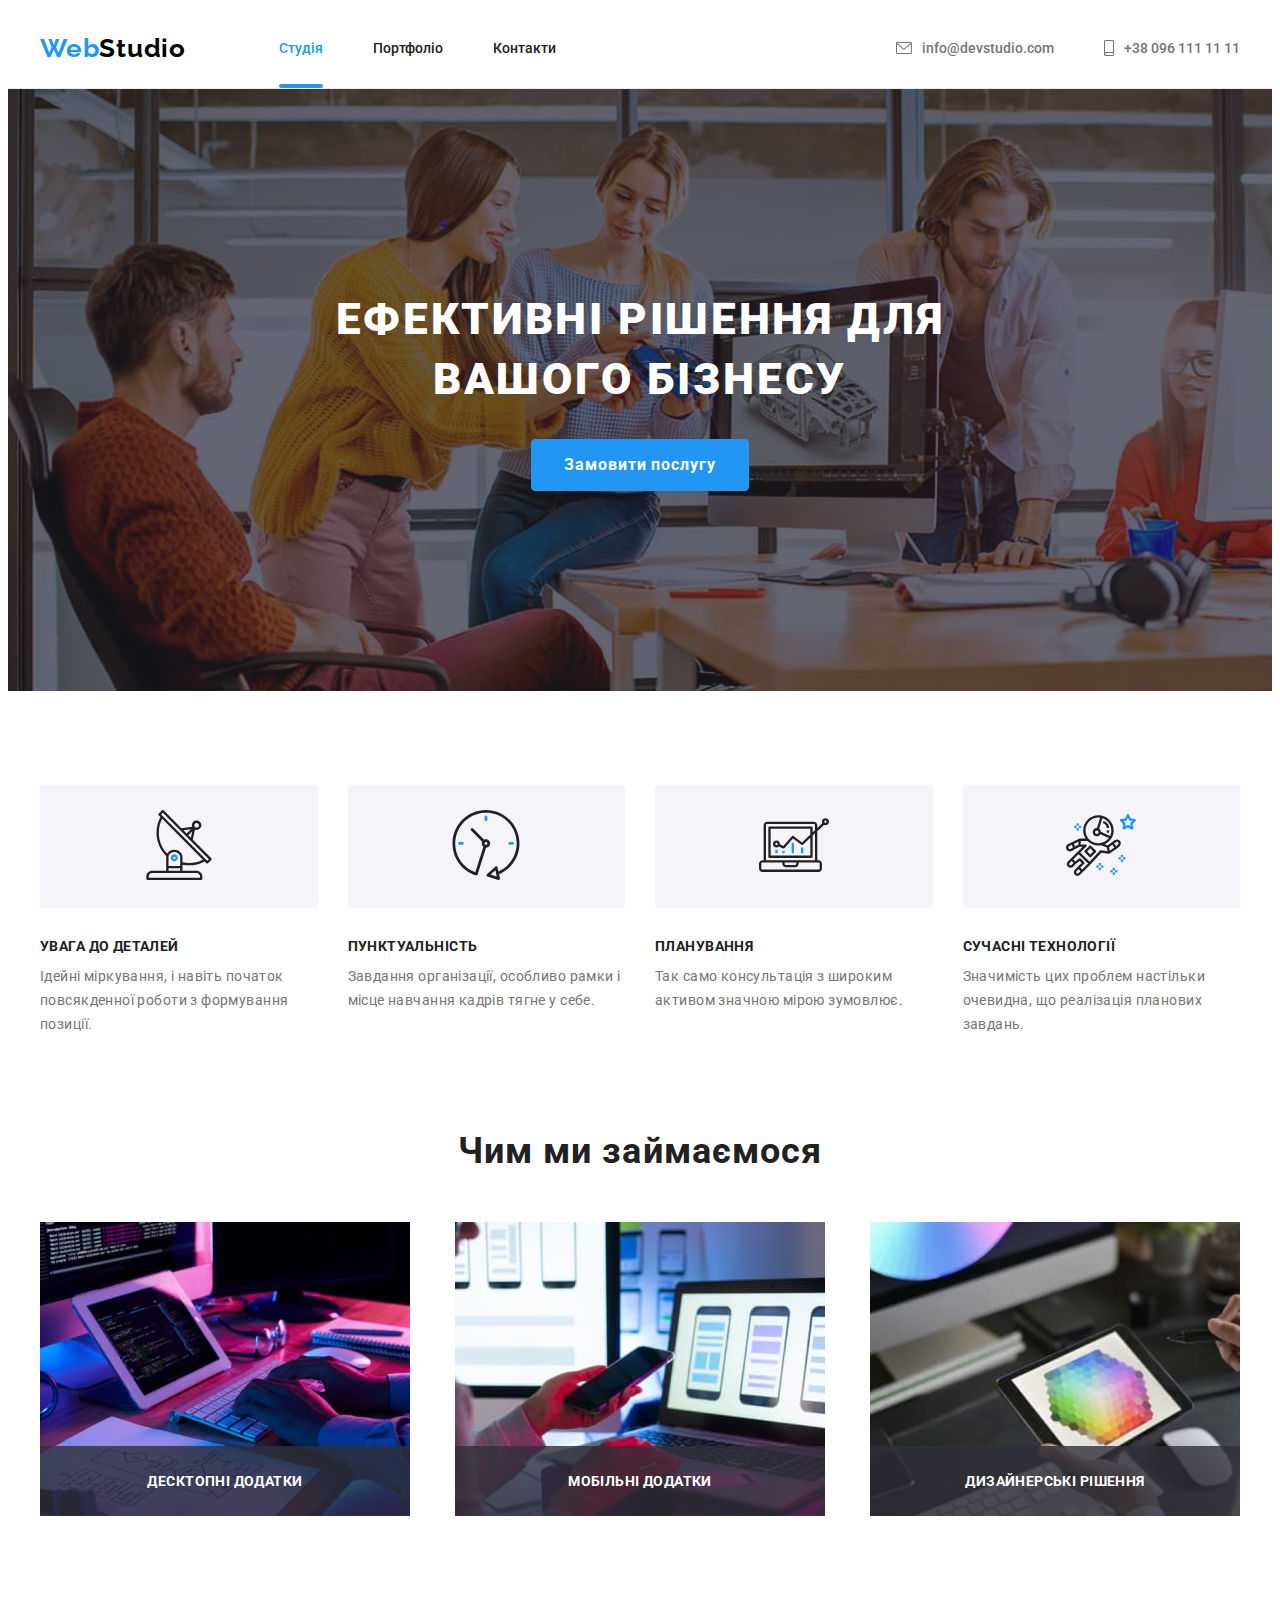
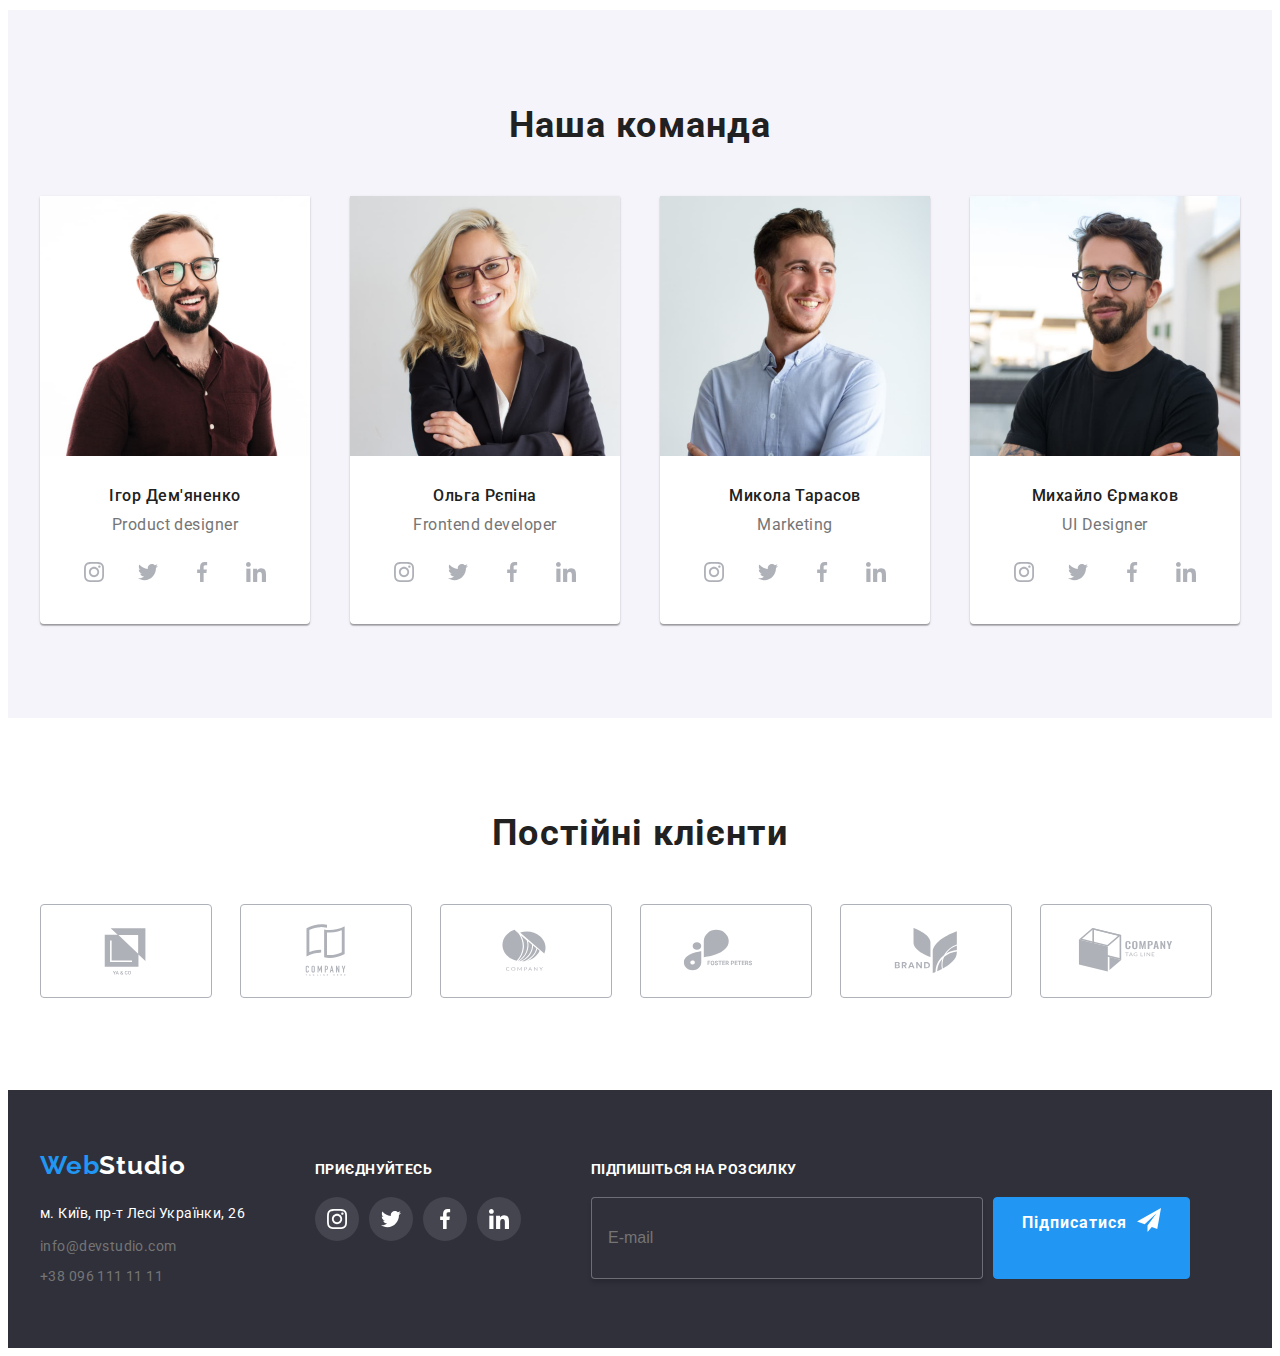
<file: index.html>
<!DOCTYPE html>
<html lang="uk">
  <head>
    <meta charset="UTF-8" />
    <meta http-equiv="X-UA-Compatible" content="IE=edge" />
    <meta name="viewport" content="width=device-width, initial-scale=1.0" />
    <link rel="preconnect" href="https://fonts.googleapis.com" />
    <link rel="preconnect" href="https://fonts.gstatic.com" crossorigin />
    <link
      href="https://fonts.googleapis.com/css2?family=Raleway:wght@700&family=Roboto:wght@400;500;700;900&display=swap"
      rel="stylesheet"
    />
    <link
      rel="stylesheet"
      href="https://cdnjs.cloudflare.com/ajax/libs/modern-normalize/1.1.0/modern-normalize.min.css"
      integrity="sha512-wpPYUAdjBVSE4KJnH1VR1HeZfpl1ub8YT/NKx4PuQ5NmX2tKuGu6U/JRp5y+Y8XG2tV+wKQpNHVUX03MfMFn9Q=="
      crossorigin="anonymous"
      referrerpolicy="no-referrer"
    />
    <link rel="stylesheet" href="./css/styles.css" />
    <title>Студія</title>
  </head>
  <body>
    <header class="header">
      <div class="container header-container">
        <nav class="header-nav">
          <a class="logo" href="./index.html">
            <span class="logo-web">Web</span>Studio
          </a>
          <ul class="list header-list">
            <li>
              <a class="header-links current" href="./index.html">Студія</a>
            </li>
            <li>
              <a class="header-links" href="./portfolio.html">Портфоліо</a>
            </li>
            <li><a class="header-links" href="#">Контакти</a></li>
          </ul>
        </nav>
        <ul class="list header-contacts">
          <li class="header-contacts-item">
            <a class="header-link-contacts" href="mailto:info@devstudio.com">
              <svg class="icon" width="16" height="12">
                <use href="./images/icons.svg#icon-envelope"></use></svg
              >info@devstudio.com
            </a>
          </li>
          <li class="header-contacts-item">
            <a class="header-link-contacts" href="tel:+380961111111">
              <svg class="icon" width="10" height="16">
                <use href="./images/icons.svg#icon-smartphone"></use></svg
              >+38 096 111 11 11
            </a>
          </li>
        </ul>
      </div>
    </header>
    <main>
      <section class="hero-section container">
        <h1 class="hero-title">Ефективні рішення для вашого бізнесу</h1>
        <button class="button" type="button" data-modal-open>
          Замовити послугу
        </button>
      </section>
      <section class="section">
        <div class="container">
          <h2 class="visually-hidden">Наші переваги</h2>
          <ul class="list features-list">
            <li class="features-item">
              <div class="features-icon">
                <svg width="70" height="70">
                  <use href="./images/icons.svg#icon-antenna"></use>
                </svg>
              </div>
              <h3 class="subtitle">Увага до деталей</h3>
              <p class="features">
                Ідейні міркування, і навіть початок повсякденної роботи з
                формування позиції.
              </p>
            </li>
            <li class="features-item">
              <div class="features-icon">
                <svg width="70" height="70">
                  <use href="./images/icons.svg#icon-clock"></use>
                </svg>
              </div>
              <h3 class="subtitle">Пунктуальність</h3>
              <p class="features">
                Завдання організації, особливо рамки і місце навчання кадрів
                тягне у себе.
              </p>
            </li>
            <li class="features-item">
              <div class="features-icon">
                <svg width="70" height="70">
                  <use href="./images/icons.svg#icon-diagram"></use>
                </svg>
              </div>
              <h3 class="subtitle">Планування</h3>
              <p class="features">
                Так само консультація з широким активом значною мірою зумовлює.
              </p>
            </li>
            <li class="features-item">
              <div class="features-icon">
                <svg width="70" height="70">
                  <use href="./images/icons.svg#icon-astronaut"></use>
                </svg>
              </div>
              <h3 class="subtitle">Сучасні технології</h3>
              <p class="features">
                Значимість цих проблем настільки очевидна, що реалізація
                планових завдань.
              </p>
            </li>
          </ul>
        </div>
      </section>
      <section class="section activity-section">
        <div class="container">
          <h2 class="title">Чим ми займаємося</h2>
          <ul class="list services-list">
            <li class="services-item">
              <img
                src="images/img-1.jpg"
                alt="Розробник набирає код веб-сайту відповідно до блок-схеми перед ним"
                width="370"
                height="294"
              />
              <div class="services-title">
                <p>Десктопні додатки</p>
              </div>
            </li>
            <li class="services-item">
              <img
                src="images/img-2.jpg"
                alt="На екрані ноутбука кілька варіантів розмітки сайту для мобільної версії"
                width="370"
                height="294"
              />
              <div class="services-title">
                <p>Мобільні додатки</p>
              </div>
            </li>
            <li class="services-item">
              <img
                src="images/img-3.jpg"
                alt="На планшеті відкрита палітра кольорів для дизайнера"
                width="370"
                height="294"
              />
              <div class="services-title">
                <p>Дизайнерські рішення</p>
              </div>
            </li>
          </ul>
        </div>
      </section>
      <section class="team-section section">
        <div class="container">
          <h2 class="title">Наша команда</h2>
          <ul class="list team-list">
            <li class="team-card">
              <img
                src="images/foto-pd.jpg"
                alt="Усміхнений чоловік шатен в окулярах в коричневій сорочці"
                width="270"
                height="260"
              />
              <div class="team-member">
                <h3 class="subtitle-team">Ігор Дем'яненко</h3>
                <p class="team-position">Product designer</p>
                <ul class="list social-list">
                  <li class="social-list-item">
                    <a class="social-link" href="#">
                      <svg width="20" height="20">
                        <use href="./images/icons.svg#icon-instagram"></use>
                      </svg>
                    </a>
                  </li>
                  <li class="social-list-item">
                    <a class="social-link" href="#">
                      <svg width="20" height="20">
                        <use href="./images/icons.svg#icon-twitter"></use></svg
                    ></a>
                  </li>
                  <li class="social-list-item">
                    <a class="social-link" href="#">
                      <svg width="20" height="20">
                        <use href="./images/icons.svg#icon-facebook"></use></svg
                    ></a>
                  </li>
                  <li class="social-list-item">
                    <a class="social-link" href="#">
                      <svg width="20" height="20">
                        <use href="./images/icons.svg#icon-linkedin"></use></svg
                    ></a>
                  </li>
                </ul>
              </div>
            </li>
            <li class="team-card">
              <img
                src="images/foto-fd.jpg"
                alt="Усміхнена білява жінка в окулярах в темному піджаку"
                width="270"
                height="260"
              />
              <div class="team-member">
                <h3 class="subtitle-team">Ольга Рєпіна</h3>
                <p class="team-position">Frontend developer</p>
                <ul class="list social-list">
                  <li class="social-list-item">
                    <a class="social-link" href="#">
                      <svg width="20" height="20">
                        <use href="./images/icons.svg#icon-instagram"></use>
                      </svg>
                    </a>
                  </li>
                  <li class="social-list-item">
                    <a class="social-link" href="#">
                      <svg width="20" height="20">
                        <use href="./images/icons.svg#icon-twitter"></use></svg
                    ></a>
                  </li>
                  <li class="social-list-item">
                    <a class="social-link" href="#">
                      <svg width="20" height="20">
                        <use href="./images/icons.svg#icon-facebook"></use></svg
                    ></a>
                  </li>
                  <li class="social-list-item">
                    <a class="social-link" href="#">
                      <svg width="20" height="20">
                        <use href="./images/icons.svg#icon-linkedin"></use></svg
                    ></a>
                  </li>
                </ul>
              </div>
            </li>
            <li class="team-card">
              <img
                src="images/foto-mrk.jpg"
                alt="Усміхнений русявий чоловік в світлій сорочці"
                width="270"
                height="260"
              />
              <div class="team-member">
                <h3 class="subtitle-team">Микола Тарасов</h3>
                <p class="team-position">Marketing</p>
                <ul class="list social-list">
                  <li class="social-list-item">
                    <a class="social-link" href="#">
                      <svg width="20" height="20">
                        <use href="./images/icons.svg#icon-instagram"></use>
                      </svg>
                    </a>
                  </li>
                  <li class="social-list-item">
                    <a class="social-link" href="#">
                      <svg width="20" height="20">
                        <use href="./images/icons.svg#icon-twitter"></use></svg
                    ></a>
                  </li>
                  <li class="social-list-item">
                    <a class="social-link" href="#">
                      <svg width="20" height="20">
                        <use href="./images/icons.svg#icon-facebook"></use></svg
                    ></a>
                  </li>
                  <li class="social-list-item">
                    <a class="social-link" href="#">
                      <svg width="20" height="20">
                        <use href="./images/icons.svg#icon-linkedin"></use></svg
                    ></a>
                  </li>
                </ul>
              </div>
            </li>
            <li class="team-card">
              <img
                src="images/foto-uid.jpg"
                alt="Чоловік брюнет в окулярах в чорній футболці"
                width="270"
                height="260"
              />
              <div class="team-member">
                <h3 class="subtitle-team">Михайло Єрмаков</h3>
                <p class="team-position">UI Designer</p>
                <ul class="list social-list">
                  <li class="social-list-item">
                    <a class="social-link" href="#">
                      <svg width="20" height="20">
                        <use href="./images/icons.svg#icon-instagram"></use>
                      </svg>
                    </a>
                  </li>
                  <li class="social-list-item">
                    <a class="social-link" href="#">
                      <svg width="20" height="20">
                        <use href="./images/icons.svg#icon-twitter"></use></svg
                    ></a>
                  </li>
                  <li class="social-list-item">
                    <a class="social-link" href="#">
                      <svg width="20" height="20">
                        <use href="./images/icons.svg#icon-facebook"></use></svg
                    ></a>
                  </li>
                  <li class="social-list-item">
                    <a class="social-link" href="#">
                      <svg width="20" height="20">
                        <use href="./images/icons.svg#icon-linkedin"></use></svg
                    ></a>
                  </li>
                </ul>
              </div>
            </li>
          </ul>
        </div>
      </section>
      <section class="section client-section">
        <div class="container">
          <h2 class="title">Постійні клієнти</h2>
          <ul class="list clients-list">
            <li class="clients-item">
              <a class="clients-link" href="#">
                <svg width="106" height="60">
                  <use href="./images/icons.svg#icon-Logo"></use>
                </svg>
              </a>
            </li>
            <li class="clients-item">
              <a class="clients-link" href="#">
                <svg width="106" height="60">
                  <use href="./images/icons.svg#icon-Logo-1"></use>
                </svg>
              </a>
            </li>
            <li class="clients-item">
              <a class="clients-link" href="#">
                <svg width="106" height="60">
                  <use href="./images/icons.svg#icon-Logo-2"></use>
                </svg>
              </a>
            </li>
            <li class="clients-item">
              <a class="clients-link" href="#">
                <svg width="106" height="60">
                  <use href="./images/icons.svg#icon-Logo-3"></use>
                </svg>
              </a>
            </li>
            <li class="clients-item">
              <a class="clients-link" href="#">
                <svg width="106" height="60">
                  <use href="./images/icons.svg#icon-Logo-4"></use>
                </svg>
              </a>
            </li>
            <li class="clients-item">
              <a class="clients-link" href="#">
                <svg width="106" height="60">
                  <use href="./images/icons.svg#icon-Logo-5"></use>
                </svg>
              </a>
            </li>
          </ul>
        </div>
      </section>
    </main>
    <footer class="footer">
      <div class="container footer-container">
        <div>
          <a class="logo-invert" href="./index.html">
            <span class="logo-web">Web</span>Studio
          </a>
          <address class="address">
            <ul class="list">
              <li>
                <a
                  class="footer-map"
                  href="https://goo.gl/maps/PqJ5Hchg2WttGpbe8"
                  target="_blank"
                  rel="noopener noreferrer nofollow"
                  >м. Київ, пр-т Лесі Українки, 26</a
                >
              </li>
              <li class="mail-link">
                <a class="footer-links" href="mailto:info@devstudio.com">
                  info@devstudio.com
                </a>
              </li>
              <li>
                <a class="footer-links" href="tel:+380961111111">
                  +38 096 111 11 11
                </a>
              </li>
            </ul>
          </address>
        </div>
        <div>
          <p class="footer-title">Приєднуйтесь</p>
          <ul class="list social-list">
            <li class="social-list-item">
              <a class="footer-social-link" href="#">
                <svg width="20" height="20">
                  <use href="./images/icons.svg#icon-instagram"></use>
                </svg>
              </a>
            </li>
            <li class="social-list-item">
              <a class="footer-social-link" href="#">
                <svg width="20" height="20">
                  <use href="./images/icons.svg#icon-twitter"></use></svg
              ></a>
            </li>
            <li class="social-list-item">
              <a class="footer-social-link" href="#">
                <svg width="20" height="20">
                  <use href="./images/icons.svg#icon-facebook"></use></svg
              ></a>
            </li>
            <li class="social-list-item">
              <a class="footer-social-link" href="#">
                <svg width="20" height="20">
                  <use href="./images/icons.svg#icon-linkedin"></use></svg
              ></a>
            </li>
          </ul>
        </div>
        <div class="footer-sign">
          <p class="footer-title">Підпишіться на розсилку</p>
          <form class="footer-form">
            <input class="footer-input" type="e-mail" name="e-mail" placeholder="E-mail" required/>
            <button class="button button-sign" type="submit" >Підписатися
             <svg class="icon-sign" width="24px" height="24px">
              <use href="./images/icons.svg#icon-send"></use>
             </svg>
            </button>
          </form>
          </div>
        </div>
      </div>
    </footer>

    <div class="backdrop is-hidden" data-modal>
      <div class="modal">
        <button class="button-close" type="button" data-modal-close>
          <svg width="18" height="18">
            <use href="./images/icons.svg#icon-close-black"></use>
          </svg>
        </button>
        <h2 class="form-title">Залиште свої дані, ми вам передзвонимо</h2>
        <form name="contact-form" autocomplete="on">
          <label class="form-field-label" for="user-name">Ім'я</label>
          <div class="form-field">
            <input
              class="form-field-input"
              id="user-name"
              type="text"
              name="user-name"
              required
            />
            <svg class="form-field-icon" width="18" height="18">
              <use href="./images/icons.svg#icon-person"></use>
            </svg>
          </div>
          <label class="form-field-label" for="user-tel">Телефон</label>
          <div class="form-field">
            <input
              class="form-field-input"
              id="user-tel"
              type="tel"
              name="user-tel"
            />
            <svg class="form-field-icon" width="18" height="18">
              <use href="./images/icons.svg#icon-phone"></use>
            </svg>
          </div>
          <label class="form-field-label" for="user-email">Пошта</label>
          <div class="form-field">
            <input
              class="form-field-input"
              id="user-email"
              type="email"
              name="user-email"
            />
            <svg class="form-field-icon" width="18" height="18">
              <use href="./images/icons.svg#icon-email"></use>
            </svg>
          </div>
          <label class="form-field-label" for="user-comment">Коментар</label>
          <textarea
            class="form-field-comment"
            name="user-comment"
            id="user-comment"
            placeholder="Введіть текст"
          ></textarea>
          <div class="form-checkbox checkbox">
            <input
              class="checkbox-input"
              id="terms-checkbox"
              type="checkbox"
              name="terms-checkbox"
            />
            <svg class="checkbox-icon" width="16" height="15">
              <use href="./images/icons.svg#icon-check"></use>
            </svg>
            <label class="checkbox-label" for="terms-checkbox"
              >Погоджуюся з розсилкою та приймаю
              <a class="terms-link" href="#">Умови договору</a>
            </label>
          </div>
          <button class="button form-button" type="submit">Відправити</button>
        </form>
      </div>
    </div>
    <script src="./js/modal.js"></script>
  </body>
</html>
</file>
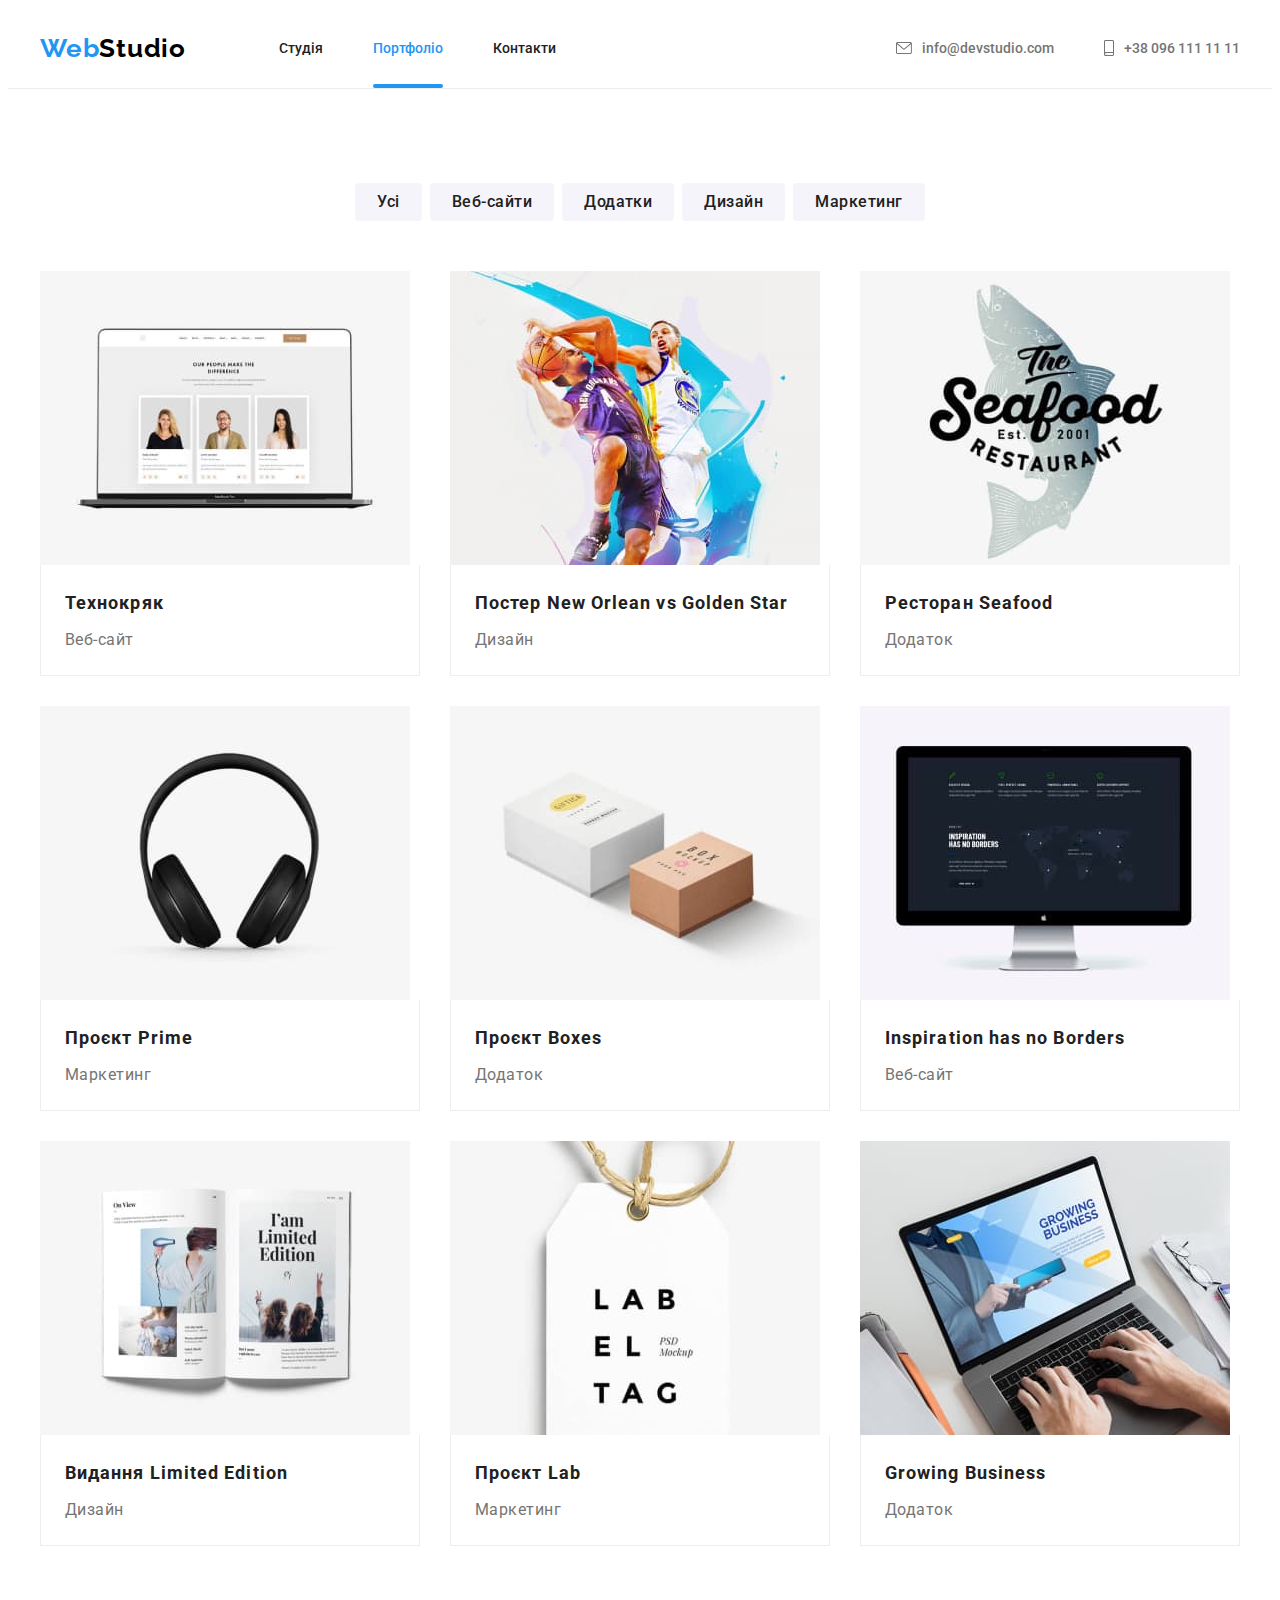
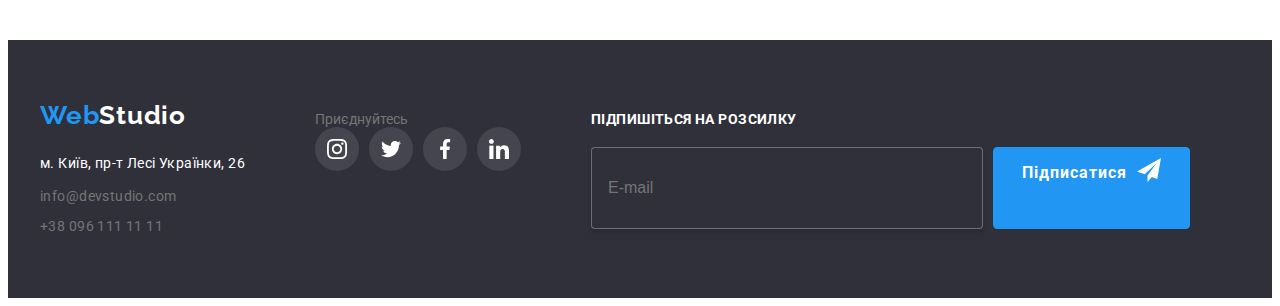
<file: portfolio.html>
<!DOCTYPE html>
<html lang="en">
  <head>
    <meta charset="UTF-8" />
    <meta http-equiv="X-UA-Compatible" content="IE=edge" />
    <meta name="viewport" content="width=device-width, initial-scale=1.0" />
    <link rel="preconnect" href="https://fonts.googleapis.com" />
    <link rel="preconnect" href="https://fonts.gstatic.com" crossorigin />
    <link
      href="https://fonts.googleapis.com/css2?family=Raleway:wght@700&family=Roboto:wght@400;500;700;900&display=swap"
      rel="stylesheet"
    />
    <link
      rel="stylesheet"
      href="https://cdnjs.cloudflare.com/ajax/libs/modern-normalize/1.1.0/modern-normalize.min.css"
      integrity="sha512-wpPYUAdjBVSE4KJnH1VR1HeZfpl1ub8YT/NKx4PuQ5NmX2tKuGu6U/JRp5y+Y8XG2tV+wKQpNHVUX03MfMFn9Q=="
      crossorigin="anonymous"
      referrerpolicy="no-referrer"
    />
    <link rel="stylesheet" href="./css/styles.css" />
    <title>Портфоліо</title>
  </head>
  <body>
    <header class="header">
      <div class="container header-container">
        <nav class="header-nav">
          <a class="logo" href="./index.html">
            <span class="logo-web">Web</span>Studio
          </a>
          <ul class="list header-list">
            <li>
              <a class="header-links" href="./index.html">Студія</a>
            </li>
            <li>
              <a class="header-links current" href="./portfolio.html"
                >Портфоліо</a
              >
            </li>
            <li><a class="header-links" href="#">Контакти</a></li>
          </ul>
        </nav>
        <ul class="list header-contacts">
          <li class="header-contacts-item">
            <a class="header-link-contacts" href="mailto:info@devstudio.com">
              <svg class="icon" width="16" height="12">
                <use href="./images/icons.svg#icon-envelope"></use></svg
              >info@devstudio.com
            </a>
          </li>
          <li class="header-contacts-item">
            <a class="header-link-contacts" href="tel:+380961111111">
              <svg class="icon" width="10" height="16">
                <use href="./images/icons.svg#icon-smartphone"></use></svg
              >+38 096 111 11 11
            </a>
          </li>
        </ul>
      </div>
    </header>
    <main>
      <section class="section">
        <div class="container">
          <h1 class="visually-hidden">Portfolio projects</h1>
          <ul class="list filter">
            <li><button type="button" class="filter-button">Усі</button></li>
            <li>
              <button type="button" class="filter-button">Веб-cайти</button>
            </li>
            <li>
              <button type="button" class="filter-button">Додатки</button>
            </li>
            <li>
              <button type="button" class="filter-button">Дизайн</button>
            </li>
            <li>
              <button type="button" class="filter-button">Маркетинг</button>
            </li>
          </ul>
          <ul class="list project-list">
            <li class="projects">
              <a class="project-link" href="#">
                <div class="project-item">
                  <img
                    src="images/img-project-1.jpg"
                    alt="Сторінка сайту з описом трьох експертів "
                    width="370"
                    height="294"
                  />
                  <div class="project-overlay">
                    <p>
                      Ресурс пропонує комплексні пропозиції з різним рівнем
                      функціоналу та сервісів. Все це дозволить відвідувачу
                      отримати вичерпні відомості про компанію чи приватну
                      особу.
                    </p>
                  </div>
                </div>
                <div class="project-card">
                  <h2 class="project-title">Технокряк</h2>
                  <p class="project-type">Веб-сайт</p>
                </div>
              </a>
            </li>
            <li class="projects">
              <a class="project-link" href="#">
                <div class="project-item">
                  <img
                    src="images/img-project-2.jpg"
                    alt="Два баскетболісти борються за м'яч"
                    width="370"
                    height="294"
                  />
                  <div class="project-overlay">
                    <p>
                      Lorem ipsum dolor sit, amet consectetur adipisicing elit.
                      Aliquam, officia.
                    </p>
                  </div>
                </div>
                <div class="project-card">
                  <h2 class="project-title">
                    Постер New Orlean vs Golden Star
                  </h2>
                  <p class="project-type">Дизайн</p>
                </div>
              </a>
            </li>
            <li class="projects">
              <a class="project-link" href="#">
                <div class="project-item">
                  <img
                    src="images/img-project-3.jpg"
                    alt="Логотип з назвою ресторану на фоні риби"
                    width="370"
                    height="294"
                  />
                  <div class="project-overlay">
                    <p>
                      Lorem ipsum dolor sit, amet consectetur adipisicing elit.
                      Aliquam, officia.
                    </p>
                  </div>
                </div>
                <div class="project-card">
                  <h2 class="project-title">Ресторан Seafood</h2>
                  <p class="project-type">Додаток</p>
                </div>
              </a>
            </li>
            <li class="projects">
              <a class="project-link" href="#">
                <div class="project-item">
                  <img
                    src="images/img-project-4.jpg"
                    alt="Навушники"
                    width="370"
                    height="294"
                  />
                  <div class="project-overlay">
                    <p>
                      Lorem ipsum dolor sit, amet consectetur adipisicing elit.
                      Aliquam, officia.
                    </p>
                  </div>
                </div>
                <div class="project-card">
                  <h2 class="project-title">Проєкт Prime</h2>
                  <p class="project-type">Маркетинг</p>
                </div>
              </a>
            </li>
            <li class="projects">
              <a class="project-link" href="#">
                <div class="project-item">
                  <img
                    src="images/img-project-5.jpg"
                    alt="Дві коробки біла і коричнева"
                    width="370"
                    height="294"
                  />
                  <div class="project-overlay">
                    <p>
                      Lorem ipsum dolor sit, amet consectetur adipisicing elit.
                      Aliquam, officia.
                    </p>
                  </div>
                </div>
                <div class="project-card">
                  <h2 class="project-title">Проєкт Boxes</h2>
                  <p class="project-type">Додаток</p>
                </div>
              </a>
            </li>
            <li class="projects">
              <a class="project-link" href="#">
                <div class="project-item">
                  <img
                    src="images/img-project-6.jpg"
                    alt="Сторінка сайту з картою світу"
                    width="370"
                    height="294"
                  />
                  <div class="project-overlay">
                    <p>
                      Lorem ipsum dolor sit, amet consectetur adipisicing elit.
                      Aliquam, officia.
                    </p>
                  </div>
                </div>
                <div class="project-card">
                  <h2 class="project-title">Inspiration has no Borders</h2>
                  <p class="project-type">Веб-сайт</p>
                </div>
              </a>
            </li>
            <li class="projects">
              <a class="project-link" href="#">
                <div class="project-item">
                  <img
                    src="images/img-project-7.jpg"
                    alt="Розгорнута книга"
                    width="370"
                    height="294"
                  />
                  <div class="project-overlay">
                    <p>
                      Lorem ipsum dolor sit, amet consectetur adipisicing elit.
                      Aliquam, officia.
                    </p>
                  </div>
                </div>
                <div class="project-card">
                  <h2 class="project-title">Видання Limited Edition</h2>
                  <p class="project-type">Дизайн</p>
                </div>
              </a>
            </li>
            <li class="projects">
              <a class="project-link" href="#">
                <div class="project-item">
                  <img
                    src="images/img-project-8.jpg"
                    alt="Бірка з текстом LAB EL TAG"
                    width="370"
                    height="294"
                  />
                  <div class="project-overlay">
                    <p>
                      Lorem ipsum dolor sit, amet consectetur adipisicing elit.
                      Aliquam, officia.
                    </p>
                  </div>
                </div>
                <div class="project-card">
                  <h2 class="project-title">Проєкт Lab</h2>
                  <p class="project-type">Маркетинг</p>
                </div>
              </a>
            </li>
            <li class="projects">
              <a class="project-link" href="#">
                <div class="project-item">
                  <img
                    src="images/img-project-9.jpg"
                    alt="Головна сторінка додатку Growing Business"
                    width="370"
                    height="294"
                  />
                  <div class="project-overlay">
                    <p>
                      Lorem ipsum dolor sit, amet consectetur adipisicing elit.
                      Aliquam, officia.
                    </p>
                  </div>
                </div>
                <div class="project-card">
                  <h2 class="project-title">Growing Business</h2>
                  <p class="project-type">Додаток</p>
                </div>
              </a>
            </li>
          </ul>
        </div>
      </section>
    </main>
    <footer class="footer">
      <div class="container footer-container">
        <div>
          <a class="logo-invert" href="./index.html">
            <span class="logo-web">Web</span>Studio
          </a>
          <address class="address">
            <ul class="list">
              <li>
                <a
                  class="footer-map"
                  href="https://goo.gl/maps/PqJ5Hchg2WttGpbe8"
                  target="_blank"
                  rel="noopener noreferrer nofollow"
                  >м. Київ, пр-т Лесі Українки, 26</a
                >
              </li>
              <li class="mail-link">
                <a class="footer-links" href="mailto:info@devstudio.com">
                  info@devstudio.com
                </a>
              </li>
              <li>
                <a class="footer-links" href="tel:+380961111111">
                  +38 096 111 11 11
                </a>
              </li>
            </ul>
          </address>
        </div>
        <div>
          <p class="footer-socials">Приєднуйтесь</p>
          <ul class="list social-list">
            <li class="social-list-item">
              <a class="footer-social-link" href="#">
                <svg width="20" height="20">
                  <use href="./images/icons.svg#icon-instagram"></use>
                </svg>
              </a>
            </li>
            <li class="social-list-item">
              <a class="footer-social-link" href="#">
                <svg width="20" height="20">
                  <use href="./images/icons.svg#icon-twitter"></use></svg
              ></a>
            </li>
            <li class="social-list-item">
              <a class="footer-social-link" href="#">
                <svg width="20" height="20">
                  <use href="./images/icons.svg#icon-facebook"></use></svg
              ></a>
            </li>
            <li class="social-list-item">
              <a class="footer-social-link" href="#">
                <svg width="20" height="20">
                  <use href="./images/icons.svg#icon-linkedin"></use></svg
              ></a>
            </li>
          </ul>
        </div>
        <div class="footer-sign">
          <p class="footer-title">Підпишіться на розсилку</p>
          <form class="footer-form">
            <input class="footer-input" type="e-mail" name="e-mail" placeholder="E-mail" required/>
            <button class="button button-sign" type="submit" >Підписатися
             <svg class="icon-sign" width="24px" height="24px">
              <use href="./images/icons.svg#icon-send"></use>
             </svg>
            </button>
          </form>
          </div>
      </div>
    </footer>
  </body>
</html>
</file>
<file: css/styles.css>
:root {
  --color-main: #757575;
  --color-accent: #2196f3;
  --color-logo-studio: #000;
  --color-title: #212121;
  --color-invert: #fff;
  --color-hero: #c4c4c4;
  --color-button: #f5f4fa;
  --color-border: #eee;
  --color-border-header: #ececec;
  --color-active: #188ce8;
  --color-light: #afb1b8;
  --color-dark: #2f303a;
  --color-light-dark: rgba(255, 255, 255, 0.1);
}

h1,
h2,
h3,
h4,
h5,
h6,
p {
  margin-top: 0;
  margin-bottom: 0;
}

img {
  display: block;
  max-width: 100%;
  height: auto;
}

body {
  font-family: "Roboto";
  font-size: 14px;
  color: var(--color-main);
  background-color: var(--color-invert);
}

.list {
  list-style: none;
  padding-left: 0;
  margin: 0;
}

.container {
  margin-left: auto;
  margin-right: auto;
  max-width: 1200px;
  padding-left: 15px;
  padding-right: 15px;
}

.header {
  border-bottom: 1px solid var(--color-border-header);
}

.header-container {
  display: flex;
  justify-content: space-between;
}

.header-links,
.header-link-contacts {
  display: block;
  padding: 32px 0;
}

.header-nav,
.header-list,
.header-contacts {
  display: flex;
  align-items: center;
}

.header-nav {
  gap: 93px;
}

.header-list,
.header-contacts {
  gap: 50px;
}

.logo {
  font-family: "Raleway", sans-serif;
  font-size: 26px;
  font-weight: 700;
  line-height: calc(30.52 / 26);
  color: var(--color-logo-studio);
  letter-spacing: 0.03em;
  text-decoration: none;
  align-items: center;
}

.logo-web {
  color: var(--color-accent);
}

.header-links {
  position: relative;
  color: var(--color-title);
  text-decoration: none;
  font-weight: 500;
  transition: color 250ms cubic-bezier(0.4, 0, 0.2, 1);
}

.header-links:hover,
.header-links:focus {
  color: var(--color-accent);
}

.header-link-contacts {
  display: flex;
  align-items: center;
  justify-content: center;
  gap: 10px;
  color: var(--color-main);
  text-decoration: none;
  font-weight: 500;
  transition: color 250ms cubic-bezier(0.4, 0, 0.2, 1);
}

.header-link-contacts:hover,
.header-link-contacts:focus {
  color: var(--color-accent);
}

.current {
  color: var(--color-accent);
}

.current::after {
  display: block;
  content: "";
  background-color: var(--color-accent);
  position: absolute;
  width: 100%;
  height: 4px;
  left: 0;
  bottom: 0;
  border-radius: 2px;
}

.icon {
  fill: currentColor;
  transition: fill 250ms cubic-bezier(0.4, 0, 0.2, 1);
}

.icon:hover {
  fill: currentColor;
}

.section {
  padding: 94px 0px;
}

.hero-section {
  padding: 200px 0;
  max-width: 1600px;
  background-color: var(--color-hero);
  background-image: linear-gradient(
      rgba(47, 48, 58, 0.4),
      rgba(47, 48, 58, 0.4)
    ),
    url("../images/img-hero.jpg");
  background-repeat: no-repeat;
  background-size: cover;
  text-align: center;
}

.hero-title {
  margin-left: auto;
  margin-right: auto;
  max-width: 696px;
  margin-bottom: 30px;
  color: var(--color-invert);
  font-weight: 900;
  font-size: 44px;
  line-height: calc(60 / 44);
  text-align: center;
  letter-spacing: 0.06em;
  text-transform: uppercase;
}

.button {
  display: block;
  padding: 10px 32px;
  margin-left: auto;
  margin-right: auto;
  font-family: inherit;
  font-weight: 700;
  font-size: 16px;
  line-height: calc(30 / 16);
  text-align: center;
  letter-spacing: 0.06em;
  color: var(--color-invert);
  background-color: var(--color-accent);
  border: 1px solid var(--color-accent);
  border-radius: 4px;
  cursor: pointer;
  transition: background-color 250ms cubic-bezier(0.4, 0, 0.2, 1);
}

.button:hover,
.button:focus {
  background-color: var(--color-active);
}

.visually-hidden {
  position: absolute;
  white-space: nowrap;
  width: 1px;
  height: 1px;
  overflow: hidden;
  border: 0;
  padding: 0;
  clip: rect(0 0 0 0);
  clip-path: inset(50%);
  margin: -1px;
}

.features-list,
.services-list,
.team-list {
  display: flex;
  justify-content: space-between;
  gap: 30px;
}

.features-item {
  width: calc((100% - 30px) / 4);
}

.features-icon {
  padding: 25px 0;
  margin-bottom: 30px;
  text-align: center;
  background: var(--color-button);
  border-radius: 4px;
}

.activity-section {
  padding-top: 0;
}

.title {
  font-weight: 700;
  font-size: 36px;
  line-height: calc(42 / 36);
  text-align: center;
  letter-spacing: 0.03em;
  color: var(--color-title);
  margin-bottom: 50px;
}

.subtitle {
  font-weight: 700;
  font-size: 14px;
  line-height: calc(16 / 14);
  letter-spacing: 0.03em;
  text-transform: uppercase;
  color: var(--color-title);
  margin-bottom: 10px;
}

.services-item {
  position: relative;
}

.services-title {
  position: absolute;
  bottom: 0;
  left: 0;
  width: 100%;
  padding: 27px 0;
  font-weight: 700;
  font-size: 14px;
  line-height: calc(16 / 14);
  letter-spacing: 0.03em;
  text-align: center;
  text-transform: uppercase;
  color: var(--color-invert);
  background-color: rgba(47, 48, 58, 0.8);
}

.features {
  line-height: calc(24 / 14);
  letter-spacing: 0.03em;
}

.team-section {
  background-color: var(--color-button);
}

.team-card {
  background-color: var(--color-invert);
  border-radius: 0px 0px 4px 4px;
  box-shadow: 0px 1px 3px rgba(0, 0, 0, 0.12), 0px 1px 1px rgba(0, 0, 0, 0.14),
    0px 2px 1px rgba(0, 0, 0, 0.2);
}

.team-member {
  padding: 30px 32px;
}

.subtitle-team {
  margin-bottom: 10px;
  font-weight: 500;
  font-size: 16px;
  line-height: calc(19 / 16);
  text-align: center;
  letter-spacing: 0.03em;
  color: var(--color-title);
}

.team-position {
  margin-bottom: 16px;
  font-size: 16px;
  line-height: calc(19 / 16);
  text-align: center;
  letter-spacing: 0.03em;
}

.social-list {
  display: flex;
  align-items: center;
  gap: 10px;
}

.social-list-item {
  height: 44px;
  width: 44px;
}

.social-link {
  display: flex;
  align-items: center;
  justify-content: center;
  border-radius: 50%;
  text-decoration: none;
  fill: var(--color-light);
  width: 100%;
  height: 100%;
  transition: background-color 250ms cubic-bezier(0.4, 0, 0.2, 1),
    fill 250ms cubic-bezier(0.4, 0, 0.2, 1);
}

.social-link:hover,
.footer-social-link:hover {
  background-color: var(--color-accent);
  fill: var(--color-invert);
}

.clients-list {
  display: flex;
  align-items: center;
  gap: 30px;
}

.clients-item {
  height: 92px;
  width: 170px;
}

.clients-link {
  display: flex;
  align-items: center;
  justify-content: center;
  text-decoration: none;
  border: 1px solid var(--color-light);
  border-radius: 4px;
  fill: var(--color-light);
  width: 100%;
  height: 100%;
  transition: border-color 250ms cubic-bezier(0.4, 0, 0.2, 1),
    fill 250ms cubic-bezier(0.4, 0, 0.2, 1);
}

.clients-link:hover {
  border-color: var(--color-accent);
  fill: var(--color-accent);
}

.footer {
  padding: 60px 0px;
  background-color: var(--color-dark);
}

.footer-container {
  display: flex;
  align-items: baseline;
  gap: 70px;
}

.logo-invert {
  color: var(--color-invert);
  font-family: "Raleway", sans-serif;
  font-size: 26px;
  font-weight: 700;
  line-height: calc(31 / 26);
  letter-spacing: 0.03em;
  text-decoration: none;
}

.address {
  margin-top: 20px;
}

.footer-links,
.footer-map {
  color: var(--color-main);
  text-decoration: none;
  font-style: normal;
  line-height: calc(24 / 14);
  letter-spacing: 0.03em;
  transition: background-color 250ms cubic-bezier(0.4, 0, 0.2, 1),
    fill 250ms cubic-bezier(0.4, 0, 0.2, 1);
}

.mail-link {
  margin-top: 9px;
  margin-bottom: 6px;
}

.footer-map {
  color: var(--color-invert);
  transition: color 250ms cubic-bezier(0.4, 0, 0.2, 1);
}

.footer-links:hover,
.footer-links:focus,
.footer-map:hover,
.footer-map:focus {
  color: var(--color-accent);
}

.footer-title {
  font-weight: 700;
  font-size: 14px;
  line-height: calc(16 / 14);
  letter-spacing: 0.03em;
  text-transform: uppercase;
  color: var(--color-invert);
  margin-bottom: 20px;
}

.footer-social-link {
  display: flex;
  align-items: center;
  justify-content: center;
  border-radius: 50%;
  text-decoration: none;
  width: 100%;
  height: 100%;
  fill: var(--color-invert);
  background-color: var(--color-light-dark);
  transition: background-color 250ms cubic-bezier(0.4, 0, 0.2, 1),
    fill 250ms cubic-bezier(0.4, 0, 0.2, 1);
}

.footer-form {
  display: flex;
  justify-content: right;
}

.footer-input {
  width: 100%;
  width: 358px;
  height: 50px;
  padding: 15px 16px;
  border: 1px solid rgba(255, 255, 255, 0.3);
  border-radius: 4px;
  outline: none;
  cursor: pointer;
  color: rgba(255, 255, 255, 0.6);
  background-color: var(--color-dark);
  box-shadow: 0px 4px 4px 0px rgba(0, 0, 0, 0.15);
  transition: border-color 250ms cubic-bezier(0.4, 0, 0.2, 1);
}

.footer-input:focus {
  border-color: var(--color-accent);
}

.footer-input::placeholder {
  font-size: 16px;
  line-height: calc(20 / 16);
}

.button-sign {
  display: flex;
  justify-content: center;
  padding: 10px 28px;
  margin-left: 10px;
}

.icon-sign {
  fill: var(--color-invert);
  margin-left: 10px;
}

.filter-button {
  padding: 6px 22px;
  font-family: inherit;
  font-weight: 500;
  font-size: 16px;
  line-height: calc(26 / 16);
  text-align: center;
  letter-spacing: 0.03em;
  color: var(--color-title);
  background-color: var(--color-button);
  border-radius: 4px;
  border: none;
  cursor: pointer;
  box-shadow: none;
  transition: background-color 250ms cubic-bezier(0.4, 0, 0.2, 1),
    color 250ms cubic-bezier(0.4, 0, 0.2, 1),
    box-shadow 250ms cubic-bezier(0.4, 0, 0.2, 1);
}

.filter-button:hover,
.filter-button:focus {
  background-color: var(--color-accent);
  color: var(--color-invert);
  box-shadow: 0px 3px 1px rgba(0, 0, 0, 0.1), 0px 1px 2px rgba(0, 0, 0, 0.08),
    0px 2px 2px rgba(0, 0, 0, 0.12);
}

.project-title {
  margin-bottom: 4px;
  font-weight: 700;
  font-size: 18px;
  line-height: calc(36 / 18);
  letter-spacing: 0.06em;
  color: var(--color-title);
}

.project-type {
  font-size: 16px;
  line-height: calc(30 / 16);
  letter-spacing: 0.03em;
  color: var(--color-main);
}

.filter {
  display: flex;
  justify-content: center;
  gap: 8px;
  margin-bottom: 50px;
}

.project-list {
  display: flex;
  flex-wrap: wrap;
  gap: 30px;
}

.projects {
  flex-basis: calc((100% - 60px) / 3);
}

.project-link {
  display: block;
  text-decoration: none;
  transition: box-shadow 250ms cubic-bezier(0.4, 0, 0.2, 1);
}

.project-link:hover,
.project-link:focus {
  box-shadow: 0px 1px 1px rgba(0, 0, 0, 0.12), 0px 4px 4px rgba(0, 0, 0, 0.06),
    1px 4px 6px rgba(0, 0, 0, 0.16);
}

.project-card {
  padding: 20px 24px;
  border-left: 1px solid var(--color-border);
  border-bottom: 1px solid var(--color-border);
  border-right: 1px solid var(--color-border);
}

.project-item {
  position: relative;
  overflow: hidden;
}

.project-overlay {
  position: absolute;
  top: 0;
  left: 0;
  padding: 63px 24px;
  width: 100%;
  height: 100%;
  background-color: rgba(33, 150, 243, 0.9);
  font-weight: inherit;
  font-size: 18px;
  line-height: calc(24 / 18);
  letter-spacing: 0.03em;
  color: var(--color-invert);
  transform: translateY(100%);
  transition: transform 250ms cubic-bezier(0.4, 0, 0.2, 1);
}

.project-link:hover .project-overlay,
.project-link:focus .project-overlay {
  transform: translateY(0);
}

.backdrop {
  position: fixed;
  top: 0;
  left: 0;
  width: 100%;
  height: 100%;
  background-color: rgba(0, 0, 0, 0.2);
  opacity: 1;
  transition: opacity 250ms cubic-bezier(0.4, 0, 0.2, 1),
    visibility 250ms cubic-bezier(0.4, 0, 0.2, 1);
}

.modal {
  position: absolute;
  top: 50%;
  left: 50%;
  padding: 40px;
  width: 100%;
  max-width: 528px;
  height: 100%;
  max-height: 581px;
  background-color: var(--color-invert);
  box-shadow: 0px 1px 3px rgba(0, 0, 0, 0.12), 0px 1px 1px rgba(0, 0, 0, 0.14),
    0px 2px 1px rgba(0, 0, 0, 0.2);
  border-radius: 4px;
  opacity: 1;
  transform: translate(-50%, -50%) scale(1) skew(0);
  transition: transform 250ms cubic-bezier(0.4, 0, 0.2, 1),
    opacity 250ms cubic-bezier(0.4, 0, 0.2, 1);
  overflow: auto;
}

.backdrop.is-hidden {
  opacity: 0;
  visibility: hidden;
  pointer-events: none;
}

.backdrop.is-hidden .modal {
  transform: translate(-50%, -50%) scale(0.1) skew(80deg);
  opacity: 0;
}

.button-close {
  position: absolute;
  display: flex;
  justify-content: center;
  align-items: center;
  width: 30px;
  height: 30px;
  top: 8px;
  right: 8px;
  fill: var(--color-logo-studio);
  background-color: var(--color-invert);
  border: 1px solid rgba(0, 0, 0, 0.1);
  border-radius: 50%;
  cursor: pointer;
  transition: fill 250ms cubic-bezier(0.4, 0, 0.2, 1);
}

.button-close:hover,
.button-close:focus {
  fill: var(--color-accent);
}

.form-title {
  margin-bottom: 12px;
  font-weight: 700;
  font-size: 20px;
  line-height: calc(23 / 20);
  text-align: center;
  letter-spacing: 0.03em;
  color: var(--color-title);
}

.form-field-label {
  margin-bottom: 4px;
  color: var(--color-main);
  font-size: 12px;
  line-height: calc(14 / 12);
  letter-spacing: 0.01em;
}

.form-field-input {
  width: 100%;
  height: 40px;
  padding: 0 12px 0 40px;
  border: 1px solid rgba(33, 33, 33, 0.2);
  border-radius: 4px;
  outline: none;
  cursor: pointer;
  transition: border-color 250ms cubic-bezier(0.4, 0, 0.2, 1);
}

.form-field-comment {
  width: 100%;
  height: 120px;
  padding: 12px 16px;
  margin-bottom: 10px;
  margin-top: 4px;
  border: 1px solid rgba(33, 33, 33, 0.2);
  border-radius: 4px;
  outline: none;
  cursor: pointer;
  transition: border-color 250ms cubic-bezier(0.4, 0, 0.2, 1);
}

.form-field-input:focus,
.form-field-comment:focus {
  border-color: var(--color-accent);
}

.form-field-input:focus + .form-field-icon {
  fill: var(--color-accent);
}

.form-field-comment::placeholder {
  font-size: 12px;
  line-height: calc(14 / 12);
  letter-spacing: 0.01em;
  color: rgba(117, 117, 117, 0.5);
}

.form-field {
  position: relative;
  margin-bottom: 20px;
  margin-top: 4px;
}

.form-field-icon {
  position: absolute;
  top: 50%;
  left: 12px;
  transform: translateY(-50%);
  transition: fill 250ms cubic-bezier(0.4, 0, 0.2, 1);
}

.form-checkbox {
  margin-bottom: 30px;
}

.checkbox {
  display: flex;
}

.checkbox-input {
  appearance: none;
}

.checkbox-label {
  position: relative;
  padding-left: 27px;
  cursor: pointer;
}

.checkbox-icon {
  position: absolute;
  margin: 0px 7px 14px;
  fill: transparent;
  background-color: none;
  border: 2px solid var(--color-title);
  border-radius: 2px;
  transition: fill 250ms cubic-bezier(0.4, 0, 0.2, 1),
    border-color 250ms cubic-bezier(0.4, 0, 0.2, 1),
    background-color 250ms cubic-bezier(0.4, 0, 0.2, 1);
}

.checkbox-input:checked + .checkbox-icon {
  fill: var(--color-invert);
  background-color: var(--color-accent);
  border-color: var(--color-accent);
}

.terms-link {
  color: var(--color-accent);
  text-decoration-line: underline;
  border-color: var(--color-accent);
}

.form-button {
  padding: 10px 52px;
  margin-left: auto;
  margin-right: auto;
}
</file>
